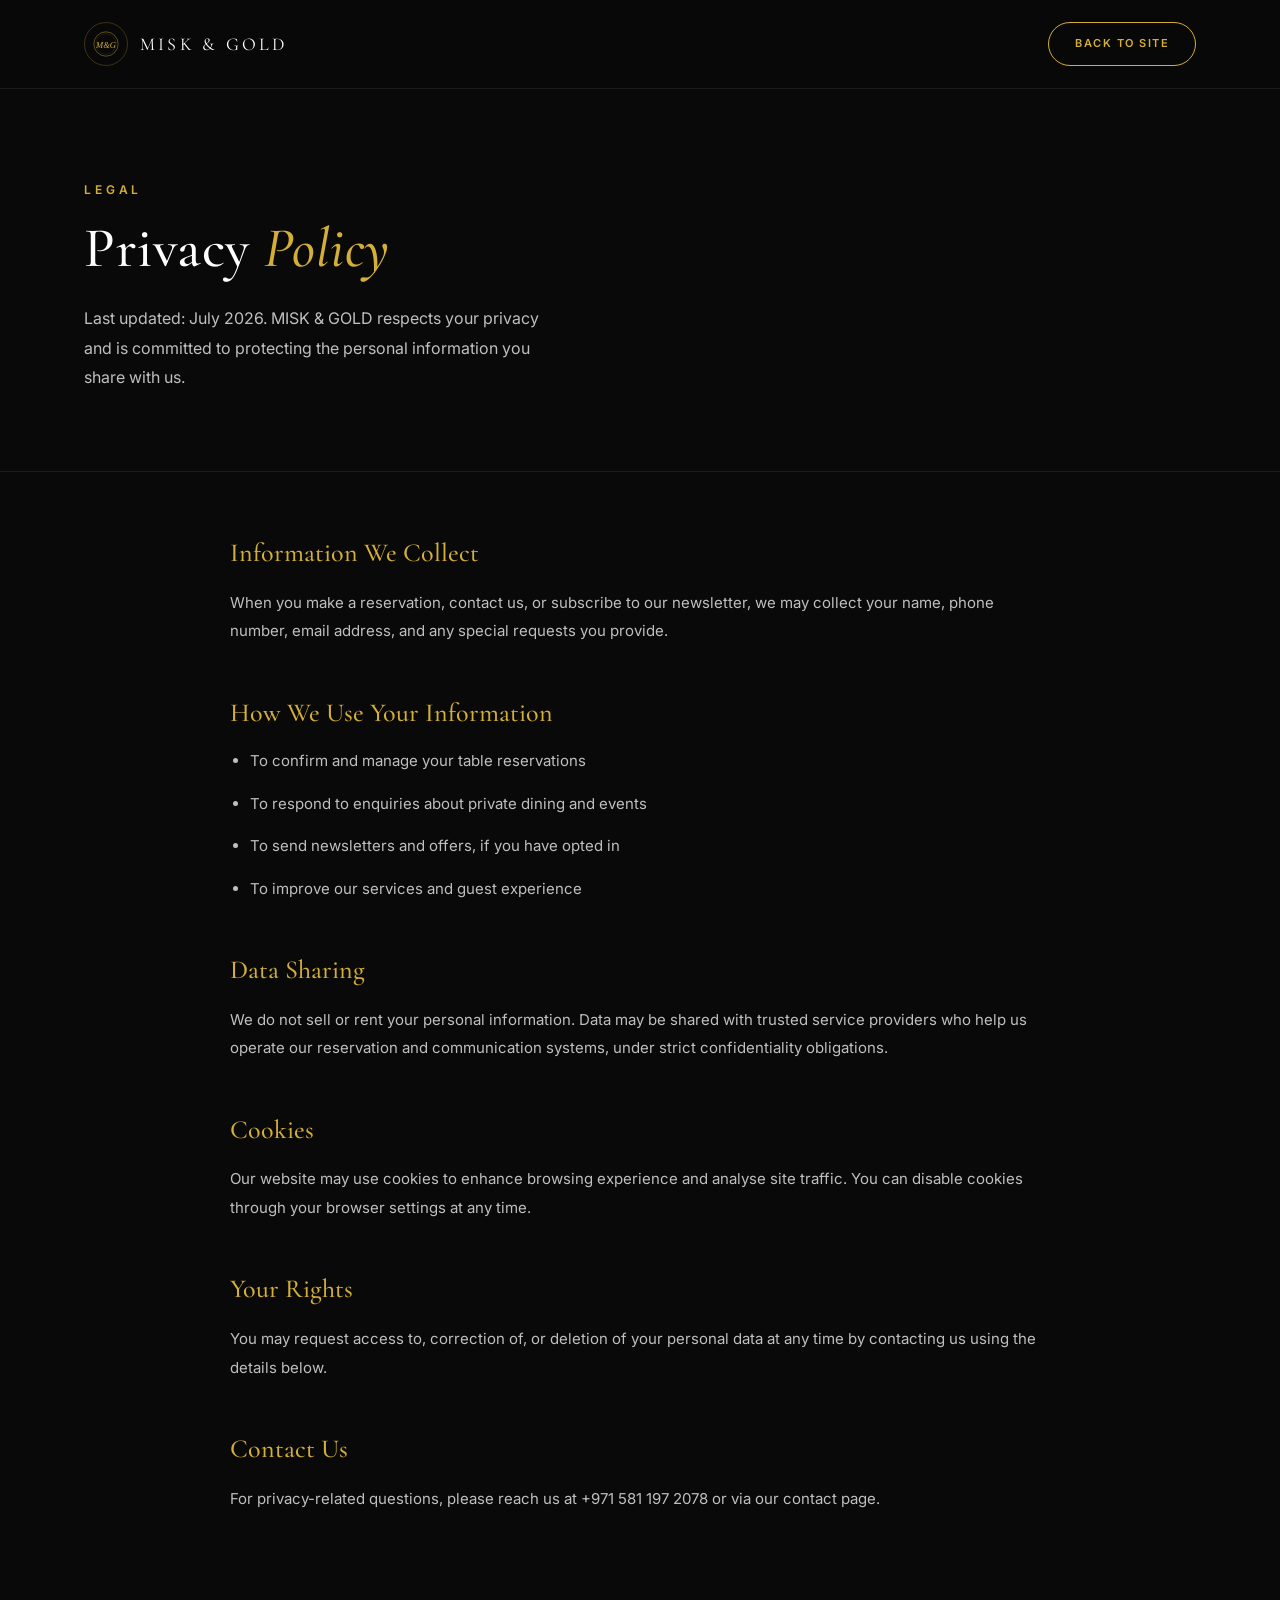
<file: privacy.html>
<!DOCTYPE html>
<html lang="en">
<head>
<meta charset="UTF-8">
<meta name="viewport" content="width=device-width, initial-scale=1.0">
<title>Privacy Policy | MISK & GOLD</title>
<meta name="robots" content="noindex">
<link rel="preconnect" href="https://fonts.googleapis.com">
<link href="https://fonts.googleapis.com/css2?family=Cormorant+Garamond:ital,wght@0,400;0,500;0,600&family=Inter:wght@300;400;500;600&display=swap" rel="stylesheet">
<link rel="stylesheet" href="css/style.css">
<link rel="icon" type="image/svg+xml" href="assets/favicon.svg">
<style>
  .legal-header{ padding: 180px 0 60px; border-bottom: 1px solid var(--border); }
  .legal-body{ padding: 60px 0 140px; max-width: 820px; margin: 0 auto; }
  .legal-body h2{ font-family: var(--serif); font-size: 26px; margin: 46px 0 14px; color: var(--gold); font-weight: 500; }
  .legal-body h2:first-child{ margin-top:0; }
  .legal-body p, .legal-body li{ color: var(--text-soft); font-size:15px; line-height:1.9; margin-bottom: 14px; }
  .legal-body ul{ padding-left: 20px; list-style: disc; }
  .legal-nav{ position: fixed; top:0; left:0; right:0; z-index:900; padding: 22px 0; background: rgba(9,9,9,0.9); backdrop-filter: blur(14px); border-bottom: 1px solid var(--border); }
  .legal-nav .nav-inner{ max-width: var(--container); margin:0 auto; padding:0 var(--gutter); display:flex; justify-content:space-between; align-items:center; }
</style>
</head>
<body>

<svg class="icon-sprite" aria-hidden="true" focusable="false">
  <defs>
    <symbol id="logo-mark" viewBox="0 0 64 64">
      <circle cx="32" cy="32" r="30" fill="none" stroke="currentColor" stroke-width="1"/>
      <circle cx="32" cy="32" r="25" fill="none" stroke="currentColor" stroke-width="0.5" opacity="0.55"/>
      <text x="32" y="41" text-anchor="middle" font-family="Georgia, 'Times New Roman', serif" font-size="21" font-style="italic" fill="currentColor">M&amp;G</text>
    </symbol>
  </defs>
</svg>

<header class="legal-nav">
  <div class="nav-inner">
    <a href="index.html" class="nav-logo" style="display:flex;align-items:center;gap:12px;">
      <span class="logo-mark"><svg class="icon" width="26" height="26"><use href="#logo-mark"></use></svg></span>
      <span class="logo-word">MISK &amp; GOLD</span>
    </a>
    <a href="index.html" class="btn btn-outline btn-small">Back to Site</a>
  </div>
</header>

<section class="legal-header">
  <div class="section-inner">
    <p class="eyebrow">Legal</p>
    <h1 class="section-title">Privacy <em>Policy</em></h1>
    <p class="body-text">Last updated: July 2026. MISK &amp; GOLD respects your privacy and is committed to protecting the personal information you share with us.</p>
  </div>
</section>

<section class="legal-body">
  <div class="section-inner" style="padding:0;">

    <h2>Information We Collect</h2>
    <p>When you make a reservation, contact us, or subscribe to our newsletter, we may collect your name, phone number, email address, and any special requests you provide.</p>

    <h2>How We Use Your Information</h2>
    <ul>
      <li>To confirm and manage your table reservations</li>
      <li>To respond to enquiries about private dining and events</li>
      <li>To send newsletters and offers, if you have opted in</li>
      <li>To improve our services and guest experience</li>
    </ul>

    <h2>Data Sharing</h2>
    <p>We do not sell or rent your personal information. Data may be shared with trusted service providers who help us operate our reservation and communication systems, under strict confidentiality obligations.</p>

    <h2>Cookies</h2>
    <p>Our website may use cookies to enhance browsing experience and analyse site traffic. You can disable cookies through your browser settings at any time.</p>

    <h2>Your Rights</h2>
    <p>You may request access to, correction of, or deletion of your personal data at any time by contacting us using the details below.</p>

    <h2>Contact Us</h2>
    <p>For privacy-related questions, please reach us at +971 581 197 2078 or via our contact page.</p>

  </div>
</section>

</body>
</html>
</file>
<file: css/style.css>
/* ==========================================================================
   MISK & GOLD — Luxury Fine Dining
   ========================================================================== */

:root{
  --gold: #D4AF37;
  --gold-soft: rgba(212,175,55,0.25);
  --bg: #090909;
  --surface: #141414;
  --card: rgba(255,255,255,0.05);
  --text: #FFFFFF;
  --text-soft: #BFBFBF;
  --border: rgba(255,255,255,0.08);

  --serif: 'Cormorant Garamond', serif;
  --sans: 'Inter', sans-serif;

  --container: 1240px;
  --gutter: clamp(20px, 5vw, 80px);
  --section-pad: clamp(80px, 11vw, 160px);

  --ease: cubic-bezier(.16,.84,.44,1);
}

*,*::before,*::after{ box-sizing: border-box; }
html{ scroll-behavior: smooth; }

@media (prefers-reduced-motion: reduce){
  html{ scroll-behavior: auto; }
  *,*::before,*::after{ animation-duration: 0.01ms !important; animation-iteration-count: 1 !important; transition-duration: 0.01ms !important; scroll-behavior: auto !important; }
}

body{
  margin:0;
  background: var(--bg);
  color: var(--text);
  font-family: var(--sans);
  font-weight: 400;
  line-height: 1.6;
  -webkit-font-smoothing: antialiased;
  overflow-x: hidden;
}

img{ max-width:100%; display:block; }
a{ color: inherit; text-decoration:none; }
button{ font-family: inherit; cursor:pointer; background:none; border:none; color:inherit; }
input,select,textarea{ font-family: inherit; }
ul{ list-style:none; margin:0; padding:0; }

::selection{ background: var(--gold); color:#0a0a0a; }

/* Custom scrollbar */
::-webkit-scrollbar{ width:10px; }
::-webkit-scrollbar-track{ background:#000; }
::-webkit-scrollbar-thumb{ background: var(--gold); border-radius:10px; border:2px solid #000; }
html{ scrollbar-color: var(--gold) #000; scrollbar-width: thin; }

.section-inner{
  max-width: var(--container);
  margin: 0 auto;
  padding: 0 var(--gutter);
}

.eyebrow{
  font-family: var(--sans);
  font-size: 12px;
  letter-spacing: 0.32em;
  text-transform: uppercase;
  color: var(--gold);
  margin: 0 0 18px;
  font-weight: 600;
}

.section-title{
  font-family: var(--serif);
  font-weight: 500;
  font-size: clamp(34px, 4.4vw, 58px);
  line-height: 1.12;
  margin: 0 0 24px;
  letter-spacing: 0.01em;
}
.section-title em{ font-style: italic; color: var(--gold); font-weight: 500; }

.body-text{
  color: var(--text-soft);
  font-size: 16px;
  line-height: 1.85;
  max-width: 46ch;
  margin: 0 0 18px;
}

.section-head.center{ text-align:center; }
.section-head.center .body-text{ margin-left:auto; margin-right:auto; }
.center-text{ text-align:center; }

/* Buttons */
.btn{
  display: inline-flex;
  align-items: center;
  justify-content: center;
  gap: 10px;
  padding: 17px 38px;
  border-radius: 999px;
  font-size: 13px;
  letter-spacing: 0.14em;
  text-transform: uppercase;
  font-weight: 600;
  transition: transform .5s var(--ease), box-shadow .5s var(--ease), background .4s ease, color .4s ease, border-color .4s ease;
  white-space: nowrap;
  position: relative;
}
.btn-gold{
  background: linear-gradient(135deg, #E9CB6B, var(--gold) 55%, #B8912B);
  color: #0a0a0a;
  box-shadow: 0 10px 30px -8px rgba(212,175,55,0.55);
}
.btn-gold:hover{ transform: translateY(-3px); box-shadow: 0 18px 40px -8px rgba(212,175,55,0.75); }
.btn-ghost{
  border: 1px solid rgba(255,255,255,0.35);
  color: #fff;
  backdrop-filter: blur(6px);
  background: rgba(255,255,255,0.03);
}
.btn-ghost:hover{ border-color: var(--gold); color: var(--gold); transform: translateY(-3px); }
.btn-outline{
  border: 1px solid var(--gold);
  color: var(--gold);
}
.btn-outline:hover{ background: var(--gold); color:#0a0a0a; transform: translateY(-3px); }
.btn-small{ padding: 12px 26px; font-size: 11px; }
.btn-wide{ width:100%; padding: 19px; }

/* ================= CURSOR ================= */
.cursor-dot,.cursor-ring{
  position: fixed;
  top:0; left:0;
  pointer-events:none;
  z-index: 9999;
  border-radius: 50%;
  transform: translate(-50%,-50%);
  will-change: transform;
}
.cursor-dot{ width:6px; height:6px; background: var(--gold); }
.cursor-ring{ width:34px; height:34px; border: 1px solid var(--gold-soft); transition: width .3s var(--ease), height .3s var(--ease), border-color .3s ease, background .3s ease; }
.cursor-ring.hover{ width: 60px; height: 60px; background: rgba(212,175,55,0.08); border-color: var(--gold); }
@media (hover:none), (pointer:coarse){ .cursor-dot,.cursor-ring{ display:none; } }

/* ================= LOADER ================= */
.loader{
  position: fixed; inset:0;
  background: #050505;
  z-index: 10000;
  display:flex; align-items:center; justify-content:center;
  transition: opacity .9s var(--ease), visibility .9s var(--ease);
}
.loader.hidden{ opacity:0; visibility:hidden; pointer-events:none; }
.loader-inner{ text-align:center; }
.loader-mark{ margin-bottom: 22px; }
.loader-ring{ stroke-dasharray: 327; stroke-dashoffset: 327; animation: loaderRing 1.8s var(--ease) infinite; }
@keyframes loaderRing{
  0%{ stroke-dashoffset: 327; transform-origin:60px 60px; transform: rotate(0deg); }
  50%{ stroke-dashoffset: 60; }
  100%{ stroke-dashoffset: 327; transform: rotate(360deg); }
}
.loader-letter{ fill: var(--gold); font-family: var(--serif); font-size: 22px; letter-spacing: 1px; }
.loader-word{
  font-family: var(--serif); font-size: 22px; letter-spacing: 0.35em;
  color: #fff; text-transform: uppercase; margin-bottom: 18px;
}
.loader-word span{ color: var(--gold); }
.loader-bar{ width: 180px; height:1px; background: rgba(255,255,255,0.12); margin: 0 auto; position:relative; }
.loader-bar span{ position:absolute; left:0; top:0; height:100%; width:0%; background: var(--gold); transition: width .2s linear; }

/* ================= NAV ================= */
.site-nav{
  position: fixed; top:0; left:0; right:0; z-index: 900;
  padding: 26px 0;
  transition: padding .5s var(--ease), background .5s var(--ease), box-shadow .5s var(--ease), border-color .5s var(--ease);
  border-bottom: 1px solid transparent;
}
.site-nav.scrolled{
  padding: 14px 0;
  background: rgba(9,9,9,0.86);
  backdrop-filter: blur(14px);
  border-bottom-color: var(--border);
  box-shadow: 0 10px 30px -20px rgba(0,0,0,0.8);
}
.nav-inner{
  max-width: var(--container);
  margin:0 auto;
  padding: 0 var(--gutter);
  display:flex; align-items:center; justify-content:space-between;
  gap: 24px;
}
.nav-logo{ display:flex; align-items:center; gap:12px; }
.logo-mark{
  color: var(--gold);
  border: 1px solid var(--gold-soft); border-radius: 50%;
  width: 44px; height:44px; display:flex; align-items:center; justify-content:center;
}
.logo-word{ font-family: var(--serif); font-size: 18px; letter-spacing: 0.18em; text-transform: uppercase; color:#fff; }
@media (max-width: 560px){ .logo-word{ display:none; } }

.nav-links{ display:flex; gap: 38px; }
.nav-link{
  position:relative; font-size: 13px; letter-spacing: 0.05em; color: var(--text-soft);
  padding: 6px 0; transition: color .35s ease;
}
.nav-link::after{
  content:''; position:absolute; left:0; bottom:0; width:0; height:1px; background: var(--gold);
  transition: width .4s var(--ease);
}
.nav-link:hover, .nav-link.active{ color:#fff; }
.nav-link:hover::after, .nav-link.active::after{ width:100%; }

.nav-actions{ display:flex; align-items:center; gap: 22px; }
.nav-burger{ display:none; flex-direction:column; gap:5px; width: 26px; }
.nav-burger span{ height:1px; width:100%; background:#fff; transition: transform .35s ease, opacity .35s ease; }
.nav-burger.open span:nth-child(1){ transform: translateY(6px) rotate(45deg); }
.nav-burger.open span:nth-child(2){ opacity:0; }
.nav-burger.open span:nth-child(3){ transform: translateY(-6px) rotate(-45deg); }

@media (max-width: 900px){
  .nav-links{ display:none; }
  .nav-burger{ display:flex; }
  .nav-actions .btn-small{ display:none; }
}

.mobile-menu{
  position: fixed; top:0; right:0; height:100vh; width: min(340px, 84vw);
  background: #0c0c0c; border-left: 1px solid var(--border);
  z-index: 890; padding: 120px 40px 40px;
  display:flex; flex-direction:column; gap: 26px;
  transform: translateX(100%); transition: transform .55s var(--ease);
}
.mobile-menu.open{ transform: translateX(0); }
.mobile-link{ font-family: var(--serif); font-size: 26px; color:#fff; border-bottom: 1px solid var(--border); padding-bottom: 14px; }
.mobile-phone{ color: var(--gold); font-family: var(--sans); font-size:15px; border:none; }

/* ================= HERO ================= */
.hero{
  position: relative; height: 100svh; min-height: 620px;
  display:flex; align-items:center; justify-content:center;
  overflow:hidden;
}
.hero-media{ position:absolute; inset:0; }
.hero-video{ width:100%; height:100%; object-fit:cover; }
.hero-overlay{
  position:absolute; inset:0;
  background: linear-gradient(180deg, rgba(5,5,5,0.55) 0%, rgba(5,5,5,0.4) 40%, rgba(5,5,5,0.85) 100%);
}
.hero-vignette{
  position:absolute; inset:0;
  box-shadow: inset 0 0 220px 60px rgba(0,0,0,0.75);
}
.hero-content{
  position: relative; z-index:2; text-align:center; padding: 0 24px; max-width: 900px;
}
.hero-content .eyebrow{ justify-content:center; display:flex; }
.hero-title{ margin: 0 0 8px; font-family: var(--serif); font-weight:600; }
.hero-title .line{ display:block; font-size: clamp(56px, 13vw, 128px); line-height: 0.98; letter-spacing: 0.02em; }
.hero-title .gold-serif{ color: var(--gold); font-style: italic; font-weight: 500; }
.hero-sub{
  font-family: var(--serif); font-style: italic; font-size: clamp(20px, 2.6vw, 28px);
  color: #fff; margin: 10px 0 18px; letter-spacing: 0.02em;
}
.hero-desc{ color: rgba(255,255,255,0.78); max-width: 540px; margin: 0 auto 40px; font-size: 16px; }
.hero-actions{ display:flex; gap:18px; justify-content:center; flex-wrap:wrap; }

.scroll-indicator{
  position:absolute; bottom: 38px; left:50%; transform: translateX(-50%);
  display:flex; flex-direction:column; align-items:center; gap:10px;
  z-index:2; color: rgba(255,255,255,0.65); font-size: 11px; letter-spacing: 0.2em; text-transform:uppercase;
}
.scroll-line{ width:1px; height: 46px; background: linear-gradient(180deg, var(--gold), transparent); position:relative; overflow:hidden; }
.scroll-line::after{
  content:''; position:absolute; top:-100%; left:0; width:100%; height:100%; background: #fff;
  animation: scrollDrop 2.2s ease-in-out infinite;
}
@keyframes scrollDrop{ 0%{ top:-100%; } 60%{ top:100%; } 100%{ top:100%; } }

/* ================= REVEAL ANIMATIONS ================= */
.reveal, .reveal-up{
  opacity:0; transform: translateY(36px);
  transition: opacity .9s var(--ease), transform .9s var(--ease);
}
.reveal.in, .reveal-up.in{ opacity:1; transform: translateY(0); }
.reveal[data-anim="scale"]{ transform: translateY(0) scale(0.92); }
.reveal[data-anim="scale"].in{ transform: translateY(0) scale(1); }
.reveal-up{ transition-delay: calc(var(--d, 0) * 90ms); }

/* ================= ABOUT ================= */
.about{ padding: var(--section-pad) 0; background: var(--bg); }
.about-grid{ display:grid; grid-template-columns: 0.9fr 1.1fr; gap: clamp(40px, 6vw, 100px); align-items:center; }
.about-media{ position:relative; }
.about-media img{ width:100%; height: 560px; object-fit:cover; border-radius: 4px; }
.about-frame{
  position:absolute; top:20px; left:20px; right:-20px; bottom:-20px;
  border: 1px solid var(--gold-soft); border-radius:4px; z-index:-1;
}
.about-badge{
  position:absolute; bottom: -26px; left: -26px; background: #0d0d0d;
  border: 1px solid var(--border); border-radius: 4px; padding: 22px 26px;
  display:flex; flex-direction:column; gap:2px;
  box-shadow: 0 30px 60px -20px rgba(0,0,0,0.7);
}
.badge-num{ font-family: var(--serif); font-size: 40px; color: var(--gold); line-height:1; }
.badge-text{ font-size: 11px; letter-spacing: 0.08em; text-transform:uppercase; color: var(--text-soft); margin-top:6px; }

.about-stats{ display:grid; grid-template-columns: repeat(4, 1fr); gap: 20px; margin-top: 40px; padding-top: 34px; border-top: 1px solid var(--border); }
.stat{ display:flex; flex-direction:column; gap:6px; }
.stat-num{ font-family: var(--serif); font-size: clamp(28px,3vw,40px); color: var(--gold); }
.stat-num::after{ content: attr(data-suffix); }
.stat-label{ font-size: 11px; letter-spacing: 0.05em; color: var(--text-soft); text-transform:uppercase; }

@media (max-width: 900px){
  .about-grid{ grid-template-columns: 1fr; }
  .about-media img{ height: 420px; }
  .about-badge{ left:0; }
  .about-stats{ grid-template-columns: repeat(2,1fr); }
}

/* ================= MENU ================= */
.menu-section{ padding: var(--section-pad) 0; background: var(--surface); border-top: 1px solid var(--border); border-bottom: 1px solid var(--border); }
.menu-tabs{
  display:flex; flex-wrap:wrap; justify-content:center; gap: 10px;
  margin-bottom: 56px;
}
.menu-tab{
  padding: 11px 24px; border-radius: 999px; border: 1px solid var(--border);
  font-size: 12px; letter-spacing: 0.1em; text-transform:uppercase; color: var(--text-soft);
  transition: all .4s var(--ease);
}
.menu-tab:hover{ border-color: var(--gold-soft); color:#fff; }
.menu-tab.active{ background: var(--gold); color:#0a0a0a; border-color: var(--gold); font-weight:600; }

.menu-grid{ display:grid; grid-template-columns: repeat(3, 1fr); gap: 30px; }
@media (max-width: 980px){ .menu-grid{ grid-template-columns: repeat(2,1fr); } }
@media (max-width: 640px){ .menu-grid{ grid-template-columns: 1fr; } }

.menu-card{
  background: var(--card); border: 1px solid var(--border); border-radius: 6px; overflow:hidden;
  transition: transform .5s var(--ease), border-color .5s ease, box-shadow .5s ease;
  opacity:0; transform: translateY(24px);
  animation: cardIn .7s var(--ease) forwards;
}
@keyframes cardIn{ to{ opacity:1; transform: translateY(0); } }
.menu-card:hover{ transform: translateY(-8px); border-color: var(--gold-soft); box-shadow: 0 30px 50px -25px rgba(212,175,55,0.35); }
.menu-card-media{ height: 230px; overflow:hidden; }
.menu-card-media img{ width:100%; height:100%; object-fit:cover; transition: transform .8s var(--ease); }
.menu-card:hover .menu-card-media img{ transform: scale(1.09); }
.menu-card-body{ padding: 24px 26px 28px; }
.menu-card-top{ display:flex; justify-content:space-between; align-items:baseline; gap: 12px; margin-bottom:10px; }
.menu-card-top h3{ font-family: var(--serif); font-size: 22px; font-weight:600; margin:0; }
.menu-price{ color: var(--gold); font-family: var(--serif); font-size: 20px; white-space:nowrap; }
.menu-card-body p{ color: var(--text-soft); font-size: 14px; line-height:1.7; margin:0; }

/* ================= CHEF ================= */
.chef-section{ padding: var(--section-pad) 0; background: var(--bg); }
.chef-grid{ display:grid; grid-template-columns: 0.85fr 1.15fr; gap: clamp(40px,6vw,100px); align-items:center; }
.chef-media img{ width:100%; height: 540px; object-fit:cover; border-radius: 4px; filter: grayscale(0.15); }
.chef-quote{
  font-family: var(--serif); font-style: italic; font-size: clamp(20px,2.2vw,26px);
  color:#fff; border-left: 2px solid var(--gold); padding-left: 24px; margin: 24px 0; line-height:1.5;
}
@media (max-width: 900px){ .chef-grid{ grid-template-columns:1fr; } .chef-media img{ height:420px; } }

/* ================= WHY CHOOSE US ================= */
.why-section{ padding: var(--section-pad) 0; background: var(--surface); border-top:1px solid var(--border); border-bottom:1px solid var(--border); }
.why-grid{ display:grid; grid-template-columns: repeat(3, 1fr); gap: 26px; margin-top: 20px; }
@media (max-width: 900px){ .why-grid{ grid-template-columns: repeat(2,1fr); } }
@media (max-width: 560px){ .why-grid{ grid-template-columns: 1fr; } }
.why-card{
  background: var(--card); border: 1px solid var(--border); border-radius: 6px; padding: 40px 30px;
  transition: transform .5s var(--ease), border-color .5s ease, background .5s ease;
}
.why-card:hover{ transform: translateY(-6px); border-color: var(--gold-soft); background: rgba(212,175,55,0.05); }
.why-icon{ font-size: 30px; margin-bottom: 20px; }
.why-card h3{ font-family: var(--serif); font-size: 22px; margin: 0 0 10px; font-weight:600; }
.why-card p{ color: var(--text-soft); font-size: 14px; margin:0; line-height:1.7; }

/* ================= GALLERY ================= */
.gallery-section{ padding: var(--section-pad) 0; background: var(--bg); }
.masonry{ columns: 4 260px; column-gap: 20px; }
@media (max-width: 900px){ .masonry{ columns: 2 220px; } }
@media (max-width: 520px){ .masonry{ columns: 1; } }
.masonry-item{
  display:block; width:100%; margin: 0 0 20px; border-radius: 6px; overflow:hidden;
  break-inside: avoid; position:relative; border: 1px solid var(--border);
}
.masonry-item img{ width:100%; height: 260px; object-fit:cover; transition: transform .7s var(--ease), filter .5s ease; }
.masonry-item.tall img{ height: 380px; }
.masonry-item::after{
  content:'+'; position:absolute; inset:0; display:flex; align-items:center; justify-content:center;
  font-size: 34px; color: var(--gold); background: rgba(9,9,9,0.45); opacity:0; transition: opacity .4s ease;
}
.masonry-item:hover::after{ opacity:1; }
.masonry-item:hover img{ transform: scale(1.08); }

.lightbox{
  position: fixed; inset:0; background: rgba(5,5,5,0.96); z-index: 9500;
  display:flex; align-items:center; justify-content:center; padding: 40px;
  opacity:0; visibility:hidden; transition: opacity .45s ease, visibility .45s ease;
}
.lightbox.open{ opacity:1; visibility:visible; }
.lightbox img{ max-width: 100%; max-height: 88vh; border-radius: 4px; box-shadow: 0 40px 100px rgba(0,0,0,0.6); }
.lightbox-close{ position:absolute; top: 28px; right: 34px; font-size: 34px; color:#fff; }

/* ================= TESTIMONIALS ================= */
.testimonial-section{ padding: var(--section-pad) 0; background: var(--surface); border-top:1px solid var(--border); border-bottom:1px solid var(--border); }
.testimonial-slider{ max-width: 720px; margin: 0 auto; overflow:hidden; }
.testimonial-track{ display:flex; transition: transform .7s var(--ease); }
.testimonial-card{
  min-width:100%; text-align:center; padding: 46px 30px;
  background: var(--card); border: 1px solid var(--border); border-radius: 8px;
  backdrop-filter: blur(10px);
}
.stars{ color: var(--gold); letter-spacing: 4px; margin-bottom: 20px; font-size:15px; }
.testimonial-card p{ font-family: var(--serif); font-size: clamp(20px, 2.2vw, 26px); font-style: italic; color:#fff; line-height:1.5; margin: 0 0 22px; }
.test-name{ font-size: 12px; letter-spacing: 0.14em; text-transform: uppercase; color: var(--gold); }
.testimonial-dots{ display:flex; justify-content:center; gap:10px; margin-top: 28px; }
.testimonial-dots button{ width:8px; height:8px; border-radius:50%; background: var(--border); transition: background .3s ease, transform .3s ease; }
.testimonial-dots button.active{ background: var(--gold); transform: scale(1.3); }

/* ================= PRIVATE DINING ================= */
.private-section{
  position:relative; padding: var(--section-pad) 0;
  background: url('https://images.unsplash.com/photo-1517247344224-b7fbf9d5f0b3?q=80&w=1600&auto=format&fit=crop') center/cover fixed;
}
.private-overlay{ position:absolute; inset:0; background: linear-gradient(180deg, rgba(5,5,5,0.88), rgba(5,5,5,0.72)); }
.private-content{ position:relative; z-index:1; max-width: 640px; }
.private-tags{ display:flex; flex-wrap:wrap; gap:12px; margin: 8px 0 34px; }
.private-tags span{
  border: 1px solid var(--gold-soft); border-radius: 999px; padding: 9px 20px; font-size: 12px;
  letter-spacing: 0.06em; color: var(--gold);
}

/* ================= RESERVATION ================= */
.reservation-section{ padding: var(--section-pad) 0; background: var(--bg); }
.reservation-form{ max-width: 760px; margin: 40px auto 0; }
.reservation-success{
  max-width: 520px; margin: 0 auto; text-align:center; display:none;
  border: 1px solid var(--gold-soft); border-radius: 8px; padding: 60px 40px; background: var(--card);
}
.reservation-success.show{ display:block; animation: fadeScale .6s var(--ease); }
@keyframes fadeScale{ from{ opacity:0; transform: scale(0.94);} to{opacity:1; transform:scale(1);} }
.check-path{ stroke-dasharray: 60; stroke-dashoffset: 60; animation: drawCheck 0.7s var(--ease) 0.25s forwards; }
@keyframes drawCheck{ to{ stroke-dashoffset:0; } }
.reservation-success h3{ font-family: var(--serif); font-size: 26px; margin: 20px 0 10px; }
.reservation-success p{ color: var(--text-soft); margin-bottom: 26px; }

.form-row{ display:grid; grid-template-columns: 1fr 1fr; gap: 22px; margin-bottom: 22px; }
@media (max-width: 620px){ .form-row{ grid-template-columns: 1fr; } }
.form-field{ display:flex; flex-direction:column; gap: 9px; }
.form-field.full{ margin-bottom: 30px; }
.form-field label{ font-size: 11px; letter-spacing: 0.12em; text-transform:uppercase; color: var(--text-soft); }
.form-field input, .form-field select, .form-field textarea{
  background: var(--card); border: 1px solid var(--border); border-radius: 4px;
  padding: 15px 16px; color:#fff; font-size:15px; transition: border-color .35s ease, box-shadow .35s ease;
}
.form-field input:focus, .form-field select:focus, .form-field textarea:focus{
  outline:none; border-color: var(--gold); box-shadow: 0 0 0 3px rgba(212,175,55,0.15);
}
.form-field textarea{ resize: vertical; }
.form-field select{ appearance:none; background-image: linear-gradient(45deg, transparent 50%, var(--gold) 50%), linear-gradient(135deg, var(--gold) 50%, transparent 50%); background-position: calc(100% - 20px) center, calc(100% - 15px) center; background-size: 5px 5px, 5px 5px; background-repeat:no-repeat; }

/* ================= CONTACT ================= */
.contact-section{ padding: var(--section-pad) 0; background: var(--surface); border-top:1px solid var(--border); }
.contact-grid{ display:grid; grid-template-columns: 0.85fr 1.15fr; gap: 40px; margin-top: 20px; }
@media (max-width: 900px){ .contact-grid{ grid-template-columns:1fr; } }
.contact-cards{ display:grid; grid-template-columns: 1fr 1fr; gap: 20px; }
@media (max-width: 480px){ .contact-cards{ grid-template-columns:1fr; } }
.contact-card{ background: var(--card); border:1px solid var(--border); border-radius:6px; padding: 26px; transition: border-color .4s ease, transform .4s ease; }
.contact-card:hover{ border-color: var(--gold-soft); transform: translateY(-4px); }
.contact-icon{ font-size: 22px; display:block; margin-bottom:14px; }
.contact-card h3{ font-family: var(--serif); font-size: 18px; margin: 0 0 6px; }
.contact-card p{ color: var(--text-soft); font-size: 14px; margin:0; }
.contact-card a{ color: var(--gold); }
.contact-map{ border-radius: 6px; overflow:hidden; border: 1px solid var(--border); min-height: 340px; }
.contact-map iframe{ width:100%; height:100%; min-height: 340px; border:0; filter: grayscale(0.4) invert(0.92) contrast(0.9); }

/* ================= FOOTER ================= */
.site-footer{ background: #050505; border-top: 1px solid var(--border); padding: 80px 0 0; }
.footer-grid{ display:grid; grid-template-columns: 1.3fr 1fr 1fr 1.2fr; gap: 50px; padding-bottom: 60px; }
@media (max-width: 900px){ .footer-grid{ grid-template-columns: 1fr 1fr; } }
@media (max-width: 520px){ .footer-grid{ grid-template-columns: 1fr; } }
.footer-logo{ font-family: var(--serif); font-size: 30px; color: var(--gold); }
.footer-brand p{ color: var(--text-soft); font-size: 14px; margin: 16px 0 20px; max-width: 26ch; }
.footer-social{ display:flex; gap: 12px; }
.footer-social a{ width:36px; height:36px; border:1px solid var(--border); border-radius:50%; display:flex; align-items:center; justify-content:center; font-size:11px; transition: border-color .3s ease, color .3s ease; }
.footer-social a:hover{ border-color: var(--gold); color: var(--gold); }
.footer-col h4{ font-family: var(--serif); font-size: 16px; margin: 0 0 18px; color:#fff; font-weight:600; letter-spacing:0.02em; }
.footer-col h4.mt{ margin-top: 22px; }
.footer-col a, .footer-col p{ display:block; color: var(--text-soft); font-size: 14px; margin-bottom: 10px; transition: color .3s ease; }
.footer-col a:hover{ color: var(--gold); }
.newsletter-form{ display:flex; border: 1px solid var(--border); border-radius: 999px; overflow:hidden; margin-top: 12px; }
.newsletter-form input{ flex:1; background:transparent; border:0; padding: 12px 18px; color:#fff; font-size:13px; }
.newsletter-form input:focus{ outline:none; }
.newsletter-form button{ background: var(--gold); color:#0a0a0a; width: 44px; font-weight:700; }
.footer-bottom{
  border-top: 1px solid var(--border); padding: 22px var(--gutter); max-width: var(--container); margin:0 auto;
  display:flex; justify-content:space-between; flex-wrap:wrap; gap:10px; font-size: 12px; color: var(--text-soft);
}
.footer-legal{ display:flex; gap: 20px; }
.footer-legal a:hover{ color: var(--gold); }

/* Back to top */
.back-to-top{
  position: fixed; right: 26px; bottom: 26px; width: 46px; height:46px; border-radius:50%;
  background: rgba(20,20,20,0.85); border: 1px solid var(--gold-soft); backdrop-filter: blur(6px);
  display:flex; align-items:center; justify-content:center; color: var(--gold); font-size: 18px;
  opacity:0; visibility:hidden; transform: translateY(10px); transition: all .4s var(--ease);
  z-index: 500;
}
.back-to-top.show{ opacity:1; visibility:visible; transform: translateY(0); }
.back-to-top:hover{ background: var(--gold); color:#0a0a0a; }

/* Focus visibility for accessibility */
a:focus-visible, button:focus-visible, input:focus-visible, select:focus-visible, textarea:focus-visible{
  outline: 2px solid var(--gold); outline-offset: 3px;
}

/* ==========================================================================
   PREMIUM UPGRADE LAYER — cinematic Awwwards-level polish
   ========================================================================== */

/* ---------- Scroll progress bar ---------- */
.scroll-progress{
  position: fixed; top:0; left:0; height: 2.5px; width: 0%;
  background: linear-gradient(90deg, #8a6a1e, var(--gold) 45%, #f3e3ab 75%, var(--gold));
  box-shadow: 0 0 12px rgba(212,175,55,0.6);
  z-index: 9997; transition: width .12s linear;
}

/* ---------- Ambient mouse glow ---------- */
.mouse-glow{
  position: fixed; top:0; left:0; width: 620px; height: 620px; z-index: 3;
  pointer-events: none; border-radius:50%;
  background: radial-gradient(circle, rgba(212,175,55,0.16), rgba(212,175,55,0.05) 42%, transparent 70%);
  transform: translate(-50%,-50%);
  mix-blend-mode: screen;
  opacity: 0; transition: opacity .6s ease;
  will-change: transform;
}
.mouse-glow.active{ opacity: 1; }
@media (hover:none), (pointer:coarse){ .mouse-glow{ display:none; } }

/* ---------- Loader upgrade: sparkles + shine ---------- */
.loader-sparkles{ position:absolute; inset:0; overflow:hidden; }
.loader-sparkles .spark{
  position:absolute; width:3px; height:3px; border-radius:50%; background: var(--gold);
  box-shadow: 0 0 8px 2px rgba(212,175,55,0.7);
  animation: sparkTwinkle 2.4s ease-in-out infinite;
  opacity:0;
}
@keyframes sparkTwinkle{
  0%,100%{ opacity:0; transform: scale(0.5); }
  50%{ opacity:1; transform: scale(1.4); }
}
.loader-shine{
  background: linear-gradient(110deg, #fff 20%, var(--gold) 40%, #fdf6df 50%, var(--gold) 60%, #fff 80%);
  background-size: 240% 100%;
  -webkit-background-clip: text; background-clip: text; color: transparent;
  animation: shineSweep 3.2s linear infinite;
}
@keyframes shineSweep{
  0%{ background-position: 200% 0; }
  100%{ background-position: -60% 0; }
}
.loader-pct{
  margin-top: 12px; font-size: 11px; letter-spacing: 0.2em; color: var(--gold); font-variant-numeric: tabular-nums;
}

/* ---------- Hero cinematic upgrade ---------- */
.hero-video{ animation: kenBurns 24s ease-in-out infinite alternate; }
@keyframes kenBurns{
  0%{ transform: scale(1); }
  100%{ transform: scale(1.12); }
}
.hero-glow{
  position:absolute; top:38%; left:50%; width: 900px; height:900px; transform: translate(-50%,-50%);
  background: radial-gradient(circle, rgba(212,175,55,0.22), transparent 62%);
  filter: blur(10px); z-index:1; animation: glowPulse 6s ease-in-out infinite;
  pointer-events:none;
}
@keyframes glowPulse{ 0%,100%{ opacity:0.6; } 50%{ opacity:1; } }

.hero-particles{ position:absolute; inset:0; z-index:1; overflow:hidden; pointer-events:none; }
.particles-layer{ position:absolute; inset:0; overflow:hidden; pointer-events:none; z-index:0; }
.hero-particles .particle, .particles-layer .particle{
  position:absolute; bottom:-10px; width:3px; height:3px; border-radius:50%;
  background: var(--gold); box-shadow: 0 0 6px 1px rgba(212,175,55,0.65);
  opacity:0; animation: particleFloat linear infinite;
}
@keyframes particleFloat{
  0%{ opacity:0; transform: translateY(0) translateX(0); }
  10%{ opacity: .8; }
  90%{ opacity: .5; }
  100%{ opacity:0; transform: translateY(-260px) translateX(var(--drift, 20px)); }
}

.hero-title{ position: relative; }
.title-sparkle{
  position:absolute; width:5px; height:5px; background: var(--gold); border-radius:50%;
  box-shadow: 0 0 10px 3px rgba(212,175,55,0.8);
  animation: sparkTwinkle 2.6s ease-in-out infinite;
}
.title-sparkle.s1{ top: -6%; left: 6%; animation-delay: .2s; }
.title-sparkle.s2{ top: 40%; right: 2%; animation-delay: 1s; }
.title-sparkle.s3{ bottom: -4%; left: 42%; animation-delay: 1.7s; }

.hero-title .letter{
  display:inline-block; opacity:0; transform: translateY(46px) rotateX(-40deg);
  transition: opacity .7s var(--ease), transform .7s var(--ease);
}
.hero-title .letter.in{ opacity:1; transform: translateY(0) rotateX(0); }

/* ---------- Floating glass navbar ---------- */
.site-nav{ padding: 22px 0; }
.site-nav .nav-inner{
  transition: background .5s var(--ease), border-color .5s var(--ease), box-shadow .5s var(--ease),
              border-radius .5s var(--ease), padding .5s var(--ease), max-width .5s var(--ease);
  border: 1px solid transparent; border-radius: 999px;
}
.site-nav.scrolled{ padding: 14px 0; background: transparent; border-bottom: none; box-shadow:none; }
.site-nav.scrolled .nav-inner{
  max-width: calc(var(--container) - 40px);
  background: rgba(15,14,10,0.62);
  backdrop-filter: blur(18px) saturate(140%);
  -webkit-backdrop-filter: blur(18px) saturate(140%);
  border-color: rgba(212,175,55,0.28);
  border-radius: 999px;
  padding: 10px 28px;
  box-shadow: 0 20px 50px -20px rgba(0,0,0,0.75), 0 0 0 1px rgba(212,175,55,0.05) inset;
}
.nav-link{ text-shadow: none; transition: color .35s ease, text-shadow .35s ease; }
.nav-link:hover{ text-shadow: 0 0 14px rgba(212,175,55,0.55); }

/* ---------- Cursor magnetic glow ---------- */
.cursor-ring{ box-shadow: 0 0 0 rgba(212,175,55,0); }
.cursor-ring.hover{ box-shadow: 0 0 24px 4px rgba(212,175,55,0.35); }

/* ---------- Gold divider ornaments ---------- */
.gold-divider{
  display:flex; align-items:center; justify-content:center; gap: 14px;
  max-width: 260px; margin: 0 auto; padding: 0; position:relative; z-index:1;
  height: 1px;
}
.gold-divider span{ flex:1; height:1px; background: linear-gradient(90deg, transparent, var(--gold-soft)); }
.gold-divider span:last-child{ background: linear-gradient(90deg, var(--gold-soft), transparent); }

/* ---------- Section transitions / parallax ---------- */
.about-media, .chef-media{ will-change: transform; }

/* ---------- Menu cards 3D upgrade ---------- */
.menu-grid{ perspective: 1400px; }
.menu-card{
  position:relative; transform-style: preserve-3d; will-change: transform;
  transition: transform .25s var(--ease), border-color .5s ease, box-shadow .5s ease;
}
.menu-card::before{
  content:''; position:absolute; inset:0; border-radius: inherit; padding:1px;
  background: conic-gradient(from var(--ang,0deg), transparent 0 70%, rgba(212,175,55,0.9), transparent 85%);
  -webkit-mask: linear-gradient(#000 0 0) content-box, linear-gradient(#000 0 0);
  -webkit-mask-composite: xor; mask-composite: exclude;
  opacity:0; transition: opacity .5s ease; animation: rotateBorder 3.6s linear infinite paused; z-index:2; pointer-events:none;
}
.menu-card:hover::before{ opacity:1; animation-play-state: running; }
@keyframes rotateBorder{ to{ --ang: 360deg; } }
.menu-card::after{
  content:''; position:absolute; top:0; left:-60%; width:40%; height:100%;
  background: linear-gradient(115deg, transparent, rgba(255,255,255,0.14), transparent);
  transform: skewX(-18deg); transition: left .8s var(--ease); z-index:3; pointer-events:none;
}
.menu-card:hover::after{ left: 130%; }
.menu-price{
  background: linear-gradient(110deg, var(--gold) 30%, #fdf6df 50%, var(--gold) 70%);
  background-size: 220% 100%; -webkit-background-clip:text; background-clip:text; color:transparent;
  transition: background-position .6s ease;
}
.menu-card:hover .menu-price{ background-position: -100% 0; }

/* ---------- Reservation success actions ---------- */
.success-actions{ display:flex; gap: 14px; justify-content:center; flex-wrap:wrap; margin-top: 6px; }

/* ---------- Footer ornament + statement ---------- */
.footer-ornament{ display:flex; align-items:center; justify-content:center; gap: 18px; padding: 0 0 46px; }
.footer-ornament span{ width: 90px; height:1px; background: linear-gradient(90deg, transparent, var(--gold-soft)); }
.footer-ornament span:last-child{ background: linear-gradient(90deg, var(--gold-soft), transparent); }
.footer-ornament .flourish{ color: var(--gold); filter: drop-shadow(0 0 8px rgba(212,175,55,0.4)); }
.footer-statement{
  text-align:center; font-family: var(--serif); font-style: italic; color: var(--gold);
  font-size: 17px; letter-spacing: 0.02em; padding-bottom: 40px; opacity:0.9;
}

/* ---------- Reduced motion overrides ---------- */
@media (prefers-reduced-motion: reduce){
  .hero-video{ animation:none; }
  .hero-glow{ animation:none; }
  .hero-particles .particle, .particles-layer .particle, .dust-layer .particle{ display:none; }
  .loader-sparkles .spark{ display:none; }
  .loader-shine{ animation:none; }
  .menu-card::before, .menu-card::after{ display:none; }
  .mouse-glow{ display:none; }
  .hero-rays, .hero-fog{ display:none; }
  .menu-card{ animation:none !important; }
  .cursor-trail{ display:none; }
}

/* ==========================================================================
   ELITE LUXURY LAYER — Awwwards-grade motion, icons, atmosphere
   ========================================================================== */

/* ---------- Icon system ---------- */
.icon-sprite{ position:absolute; width:0; height:0; overflow:hidden; }
.icon{ display:inline-block; vertical-align:middle; color: currentColor; flex-shrink:0; }
.icon.star{ color: var(--gold); margin: 0 1px; }

/* Logo mark (nav / footer) */
.footer-logo{ display:inline-flex; }
.footer-logo-icon{ color: var(--gold); filter: drop-shadow(0 0 10px rgba(212,175,55,0.25)); transition: filter .5s ease, transform .6s var(--ease); }
.footer-logo:hover .footer-logo-icon{ filter: drop-shadow(0 0 18px rgba(212,175,55,0.55)); transform: rotate(6deg) scale(1.05); }

/* ---------- Hero atmosphere: light rays + fog ---------- */
.hero-rays{
  position:absolute; inset:-20% -20%; z-index:1; pointer-events:none;
  background: conic-gradient(from 200deg at 50% 30%,
    transparent 0deg, rgba(212,175,55,0.05) 8deg, transparent 16deg,
    transparent 40deg, rgba(212,175,55,0.05) 48deg, transparent 56deg,
    transparent 90deg, rgba(212,175,55,0.04) 96deg, transparent 104deg);
  animation: raysDrift 40s linear infinite;
  mix-blend-mode: screen;
  opacity: .8;
}
@keyframes raysDrift{ to{ transform: rotate(360deg); } }

.hero-fog{
  position:absolute; inset:0; z-index:1; pointer-events:none; overflow:hidden;
}
.hero-fog::before, .hero-fog::after{
  content:''; position:absolute; bottom:-10%; width: 140%; height: 55%;
  background: radial-gradient(ellipse at center, rgba(255,255,255,0.05), transparent 70%);
  filter: blur(30px);
  animation: fogDrift 26s ease-in-out infinite alternate;
}
.hero-fog::before{ left: -20%; animation-delay: 0s; }
.hero-fog::after{ right: -20%; animation-delay: -12s; }
@keyframes fogDrift{
  0%{ transform: translateX(-4%) translateY(0); }
  100%{ transform: translateX(4%) translateY(-2%); }
}

/* ---------- Global ambient dust (page-wide, very sparse) ---------- */
.dust-layer{ position: fixed; inset:0; z-index:2; pointer-events:none; overflow:hidden; }
.dust-layer .particle{
  position:absolute; top:100%; width:2px; height:2px; border-radius:50%;
  background: rgba(212,175,55,0.55); box-shadow: 0 0 5px 1px rgba(212,175,55,0.35);
  opacity:0; animation: dustRise linear infinite;
}
@keyframes dustRise{
  0%{ opacity:0; transform: translateY(0) translateX(0); }
  8%{ opacity:.55; }
  92%{ opacity:.25; }
  100%{ opacity:0; transform: translateY(-110vh) translateX(var(--drift, 15px)); }
}

/* ---------- Cursor light trail ---------- */
.cursor-trail{
  position: fixed; top:0; left:0; width:4px; height:4px; border-radius:50%;
  background: var(--gold); pointer-events:none; z-index: 9998;
  opacity: .5; transform: translate(-50%,-50%);
  animation: trailFade .7s ease-out forwards;
}
@keyframes trailFade{ to{ opacity:0; transform: translate(-50%,-50%) scale(0.2); } }

/* ---------- Magnetic buttons & links ---------- */
.btn, .nav-link{ will-change: transform; }
.magnetic{ transition: transform .35s var(--ease); }

/* ---------- Menu card: idle float + view button ---------- */
.menu-card{ animation: cardIn .7s var(--ease) forwards, cardFloat 6s ease-in-out infinite; animation-delay: 0s, 1.2s; }
@keyframes cardFloat{ 0%,100%{ transform: translateY(0); } 50%{ transform: translateY(-6px); } }
.menu-card:hover{ animation-play-state: paused, paused; }
.menu-card-media{ position:relative; }
.menu-card-view{
  position:absolute; top:50%; left:50%; transform: translate(-50%,-50%) scale(0.7);
  width: 48px; height:48px; border-radius:50%; background: rgba(9,9,9,0.55); backdrop-filter: blur(6px);
  border: 1px solid var(--gold-soft); color: var(--gold);
  display:flex; align-items:center; justify-content:center;
  opacity:0; transition: opacity .4s var(--ease), transform .4s var(--ease);
  z-index:4;
}
.menu-card:hover .menu-card-view{ opacity:1; transform: translate(-50%,-50%) scale(1); }

/* ---------- Gallery lightbox: nav + transitions ---------- */
.lightbox-nav{
  position:absolute; top:50%; transform: translateY(-50%);
  width: 50px; height:50px; border-radius:50%; border: 1px solid var(--gold-soft);
  background: rgba(255,255,255,0.03); color: var(--gold);
  display:flex; align-items:center; justify-content:center;
  transition: background .35s ease, border-color .35s ease, transform .35s var(--ease);
}
.lightbox-nav:hover{ background: var(--gold); color:#0a0a0a; border-color: var(--gold); }
.lightbox-nav.prev{ left: 24px; }
.lightbox-nav.next{ right: 24px; }
@media (max-width: 640px){ .lightbox-nav{ width:40px; height:40px; } .lightbox-nav.prev{ left:8px; } .lightbox-nav.next{ right:8px; } }
#lightboxImg{ transition: opacity .3s ease, transform .3s ease; }
#lightboxImg.swap{ opacity:0; transform: scale(0.97); }

/* ---------- Testimonial avatars ---------- */
.test-meta{ display:flex; align-items:center; justify-content:center; gap:10px; }
.test-avatar{ width:36px; height:36px; border-radius:50%; object-fit:cover; border: 1px solid var(--gold-soft); }

/* ---------- Divider flourish ---------- */
.gold-divider{ height: auto; padding: var(--section-pad) 0; max-width: 320px; }
.gold-divider .flourish{ color: var(--gold); flex: none; opacity:0.85; }
.gold-divider.on-dark{ padding: 60px 0; }

/* ---------- Success actions wrap for 3 buttons ---------- */
.success-actions .btn{ display:inline-flex; align-items:center; gap:8px; }
</file>
